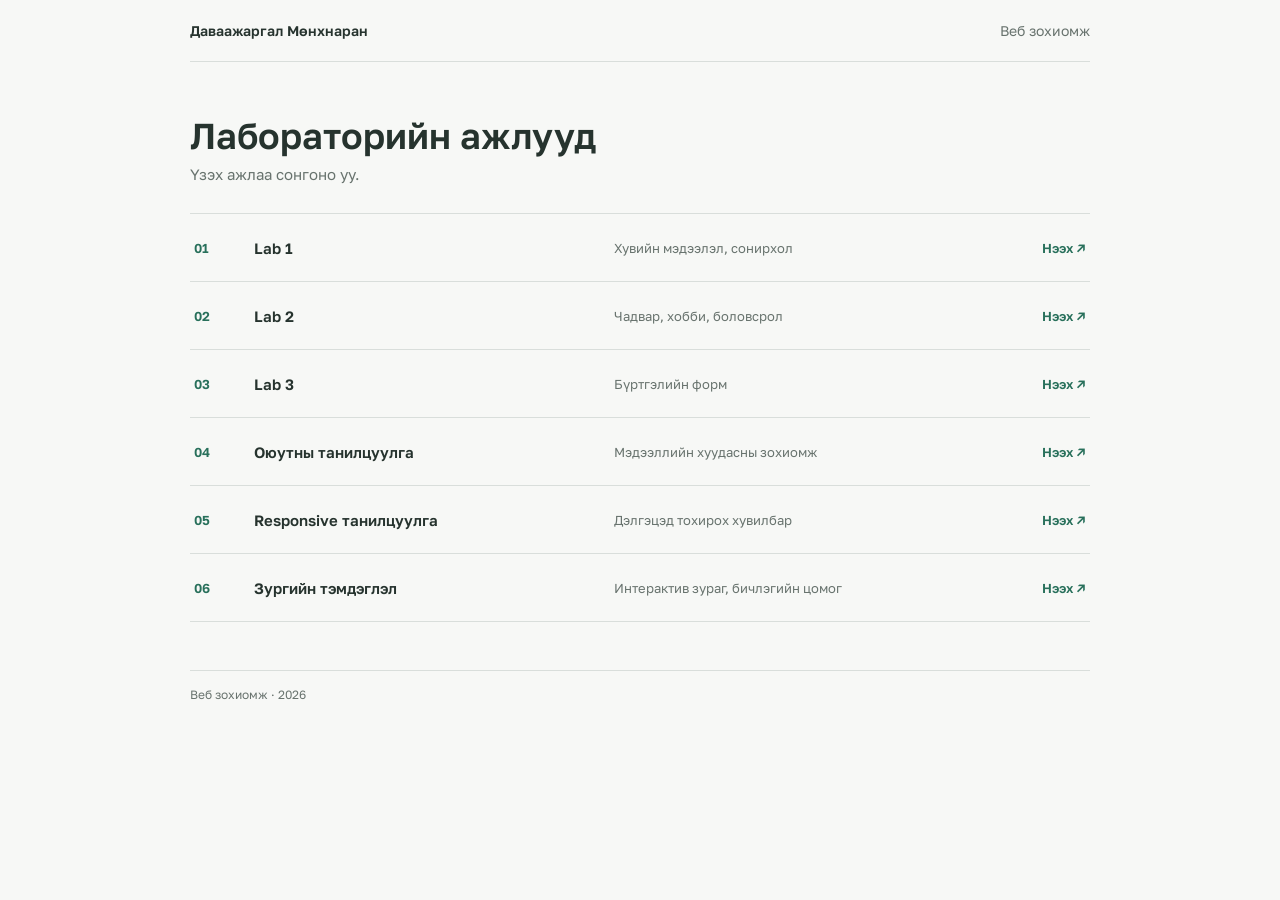
<file: index.html>
<!doctype html>
<html lang="mn">
<head>
  <meta charset="UTF-8">
  <meta name="viewport" content="width=device-width, initial-scale=1.0">
  <meta name="description" content="Даваажаргалын веб зохиомжийн лабораторийн ажлууд">
  <meta name="theme-color" content="#f7f8f6">
  <title>Лабораторийн ажлууд | Даваажаргал</title>
  <link rel="preconnect" href="https://fonts.googleapis.com">
  <link rel="preconnect" href="https://fonts.gstatic.com" crossorigin>
  <link href="https://fonts.googleapis.com/css2?family=Golos+Text:wght@400;500;600;700&display=swap" rel="stylesheet">
  <link rel="stylesheet" href="index.css">
</head>
<body>
  <header class="site-header">
    <a href="/">Даваажаргал Мөнхнаран</a>
    <span>Веб зохиомж</span>
  </header>

  <main>
    <section class="intro" aria-labelledby="page-title">
      <h1 id="page-title">Лабораторийн ажлууд</h1>
      <p class="intro-copy">Үзэх ажлаа сонгоно уу.</p>
    </section>

    <nav class="lab-nav" aria-label="Лабораторийн ажлууд">
      <a class="lab-link" href="/Lab1.html">
        <span class="lab-number">01</span><span class="lab-name">Lab 1</span>
        <span class="lab-description">Хувийн мэдээлэл, сонирхол</span><span class="open-link">Нээх <span aria-hidden="true">↗</span></span>
      </a>
      <a class="lab-link" href="/Lab2.html">
        <span class="lab-number">02</span><span class="lab-name">Lab 2</span>
        <span class="lab-description">Чадвар, хобби, боловсрол</span><span class="open-link">Нээх <span aria-hidden="true">↗</span></span>
      </a>
      <a class="lab-link" href="/Lab3.html">
        <span class="lab-number">03</span><span class="lab-name">Lab 3</span>
        <span class="lab-description">Бүртгэлийн форм</span><span class="open-link">Нээх <span aria-hidden="true">↗</span></span>
      </a>
      <a class="lab-link" href="/Lab4.html">
        <span class="lab-number">04</span><span class="lab-name">Оюутны танилцуулга</span>
        <span class="lab-description">Мэдээллийн хуудасны зохиомж</span><span class="open-link">Нээх <span aria-hidden="true">↗</span></span>
      </a>
      <a class="lab-link" href="/Lab5.html">
        <span class="lab-number">05</span><span class="lab-name">Responsive танилцуулга</span>
        <span class="lab-description">Дэлгэцэд тохирох хувилбар</span><span class="open-link">Нээх <span aria-hidden="true">↗</span></span>
      </a>
      <a class="lab-link" href="/lab6/">
        <span class="lab-number">06</span><span class="lab-name">Зургийн тэмдэглэл</span>
        <span class="lab-description">Интерактив зураг, бичлэгийн цомог</span><span class="open-link">Нээх <span aria-hidden="true">↗</span></span>
      </a>
    </nav>
  </main>

  <footer class="site-footer">Веб зохиомж · 2026</footer>
</body>
</html>
</file>
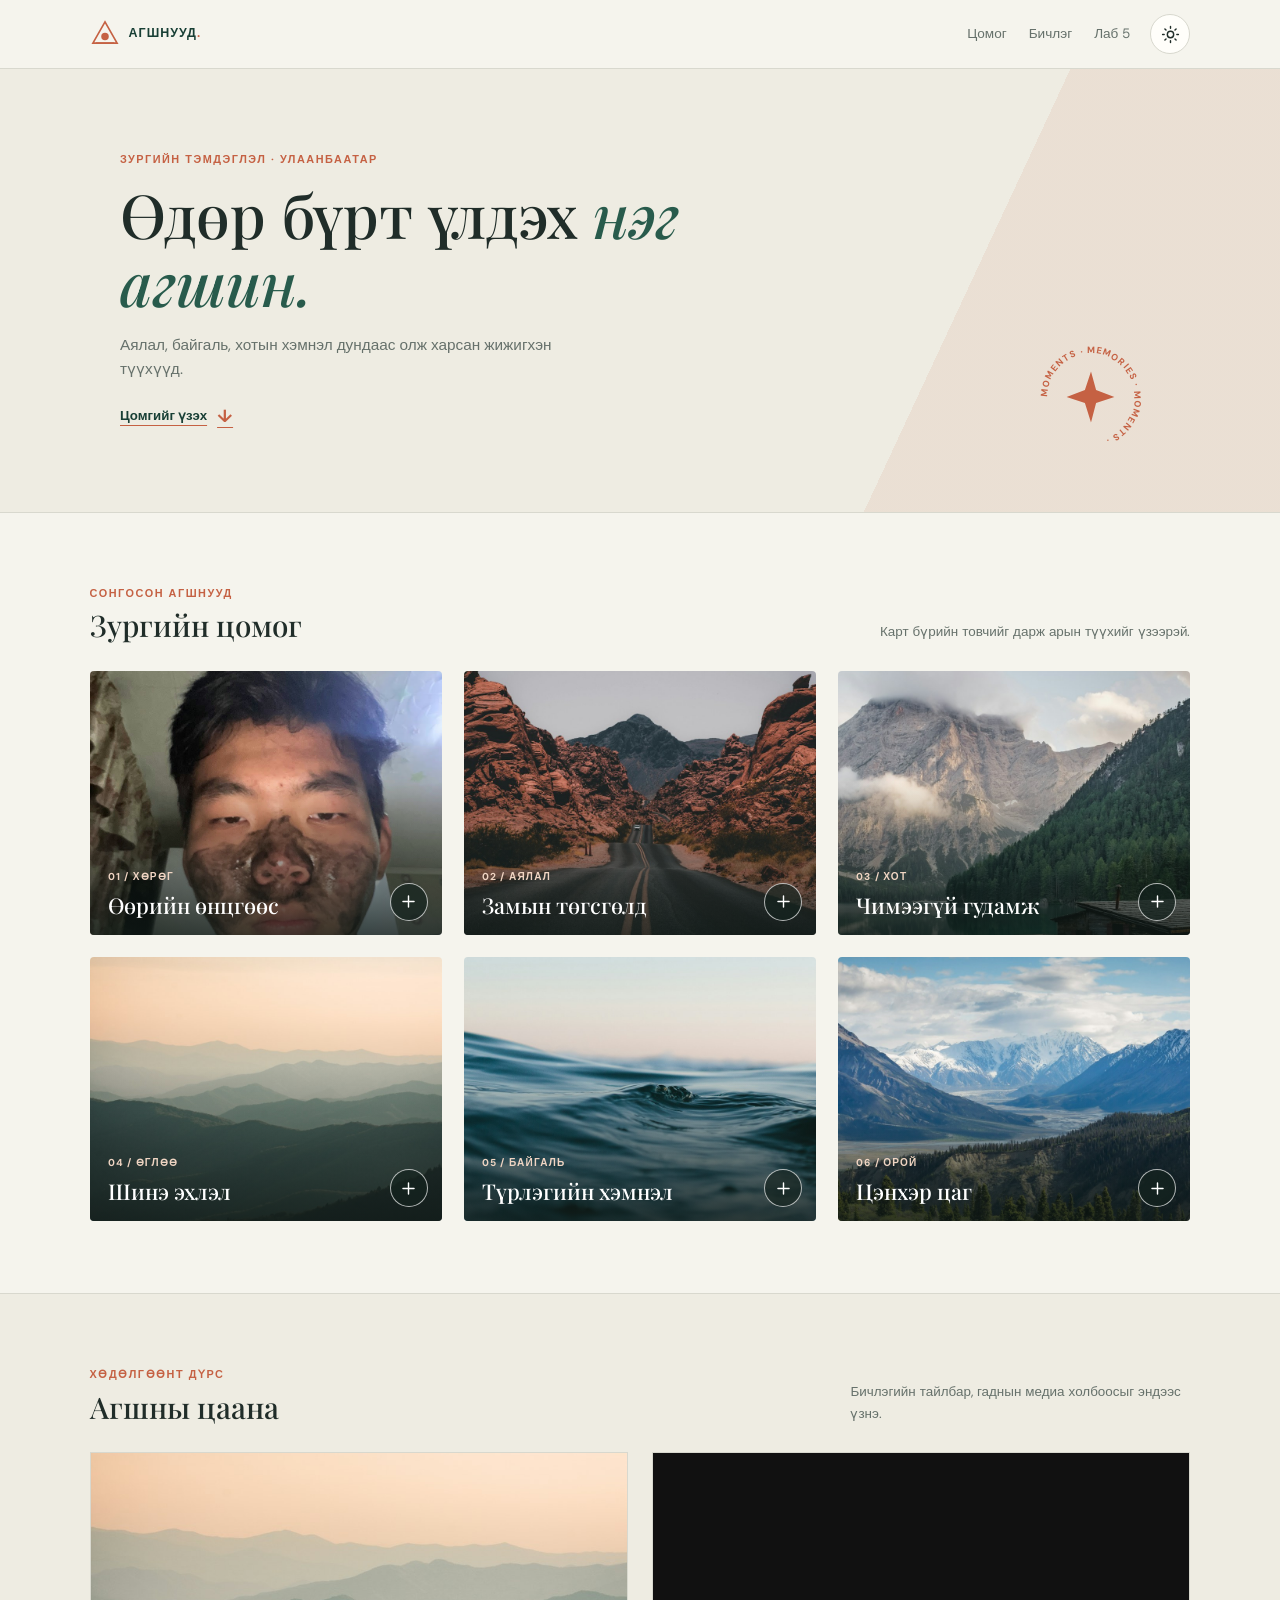
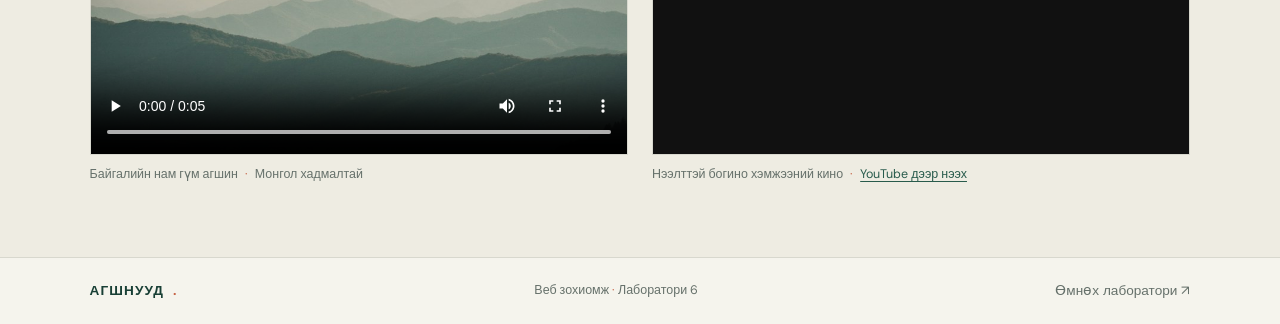
<file: lab6/index.html>
<!doctype html>
<html lang="mn" data-theme="light">
<head>
  <meta charset="UTF-8">
  <meta name="viewport" content="width=device-width, initial-scale=1.0">
  <meta name="description" content="Даваажаргалын аялал, өдөр тутмын агшин болон сонирхлын зургийн цомог.">
  <meta name="theme-color" content="#f5f4ed">
  <title>Агшнууд | Даваажаргалын зургийн цомог</title>
  <link rel="stylesheet" href="style.css">
  <script src="script.js" defer></script>
</head>
<body>
  <div class="page-loader" id="page-loader" role="status" aria-label="Хуудас ачаалж байна">
    <span class="loader-spinner" aria-hidden="true"></span>
    <span class="visually-hidden">Зургийн цомог ачаалж байна</span>
  </div>
  <header class="topbar">
    <a class="brand" href="#top" aria-label="Агшнууд, нүүр хуудас">
      <svg class="brand-mark" viewBox="0 0 36 36" aria-hidden="true" focusable="false">
        <path d="M18 3.5 32.5 29H3.5L18 3.5Z" fill="none" stroke="currentColor" stroke-width="2"/>
        <circle cx="18" cy="21" r="4.5" fill="currentColor"/>
        <path d="M7 29h22" stroke="currentColor" stroke-width="2"/>
      </svg>
      <span>АГШНУУД<span class="brand-dot">.</span></span>
    </a>
    <nav class="main-nav" aria-label="Үндсэн цэс">
      <a href="#gallery">Цомог</a>
      <a href="#film">Бичлэг</a>
      <a href="../Lab5.html">Лаб 5</a>
    </nav>
    <button class="theme-toggle" id="theme-toggle" type="button" aria-label="Бараан горим асаах" aria-pressed="false" title="Өнгөний горим солих">
      <svg class="theme-icon" viewBox="0 0 24 24" aria-hidden="true" focusable="false">
        <circle cx="12" cy="12" r="4" fill="none" stroke="currentColor" stroke-width="1.8"/>
        <path d="M12 2v2m0 16v2M4.93 4.93l1.42 1.42m11.3 11.3 1.42 1.42M2 12h2m16 0h2M4.93 19.07l1.42-1.42m11.3-11.3 1.42-1.42" fill="none" stroke="currentColor" stroke-linecap="round" stroke-width="1.8"/>
      </svg>
    </button>
  </header>

  <main id="top">
    <section class="hero" aria-labelledby="hero-title">
      <p class="eyebrow">ЗУРГИЙН ТЭМДЭГЛЭЛ · УЛААНБААТАР</p>
      <h1 id="hero-title">Өдөр бүрт үлдэх <em>нэг агшин.</em></h1>
      <p class="hero-copy">Аялал, байгаль, хотын хэмнэл дундаас олж харсан жижигхэн түүхүүд.</p>
      <a class="hero-link" href="#gallery">Цомгийг үзэх <span aria-hidden="true">↓</span></a>
      <div class="hero-stamp" aria-hidden="true">
        <svg viewBox="0 0 120 120" focusable="false">
          <defs><path id="stamp-circle" d="M60,60 m-43,0 a43,43 0 1,1 86,0 a43,43 0 1,1 -86,0"/></defs>
          <text><textPath href="#stamp-circle">MOMENTS · MEMORIES · MOMENTS · </textPath></text>
          <path d="m60 35 5 18 18 7-18 6-5 19-6-19-18-6 18-7 6-18Z" fill="currentColor"/>
        </svg>
      </div>
    </section>

    <section class="gallery-section" id="gallery" aria-labelledby="gallery-title">
      <div class="section-heading">
        <div>
          <p class="eyebrow">СОНГОСОН АГШНУУД</p>
          <h2 id="gallery-title">Зургийн цомог</h2>
        </div>
        <p class="section-note">Карт бүрийн товчийг дарж арын түүхийг үзээрэй.</p>
      </div>

      <div class="gallery-grid">
        <article class="flip-card" style="--i: 0">
          <div class="card-inner">
            <div class="card-face card-front">
              <img src="img/photo1.jpg" alt="Өдрийн гэрэлд авхуулсан хөрөг" width="900" height="1200" fetchpriority="high">
              <div class="photo-caption"><span>01 / ХӨРӨГ</span><h3>Өөрийн өнцгөөс</h3></div>
              <button class="flip-toggle" type="button" aria-label="Өөрийн өнцгөөс зургийн түүхийг үзэх" aria-pressed="false" title="Зургийн түүх үзэх">
                <svg viewBox="0 0 24 24" aria-hidden="true" focusable="false"><path d="M12 5v14m-7-7h14" fill="none" stroke="currentColor" stroke-linecap="round" stroke-width="1.8"/></svg>
              </button>
            </div>
            <div class="card-face card-back" aria-hidden="true" inert>
              <span class="card-index">01 / ХӨРӨГ</span><h3>Өөрийн өнцгөөс</h3>
              <p>Энгийн өдөрт ч хадгалж үлдэх зүйл байдаг. Энэ цомгийн эхлэл бол өөрийнхөө өнцгийг ажиглах.</p>
              <p class="photo-meta"><span>Огноо <strong>2026.06.12</strong></span><span>Газар <strong>Улаанбаатар</strong></span></p>
              <button class="flip-toggle flip-back" type="button" aria-label="Өөрийн өнцгөөс зургийг буцааж харах" aria-pressed="false" title="Зураг руу буцах" tabindex="-1">
                <svg viewBox="0 0 24 24" aria-hidden="true" focusable="false"><path d="M19 12H5m7-7-7 7 7 7" fill="none" stroke="currentColor" stroke-linecap="round" stroke-linejoin="round" stroke-width="1.8"/></svg>
              </button>
            </div>
          </div>
        </article>

        <article class="flip-card" style="--i: 1">
          <div class="card-inner">
            <div class="card-face card-front">
              <img src="img/photo2.jpg" alt="Уулын замаар цааш үргэлжлэх аяллын зам" width="900" height="1200" loading="lazy">
              <div class="photo-caption"><span>02 / АЯЛАЛ</span><h3>Замын төгсгөлд</h3></div>
              <button class="flip-toggle" type="button" aria-label="Замын төгсгөлд зургийн түүхийг үзэх" aria-pressed="false" title="Зургийн түүх үзэх">
                <svg viewBox="0 0 24 24" aria-hidden="true" focusable="false"><path d="M12 5v14m-7-7h14" fill="none" stroke="currentColor" stroke-linecap="round" stroke-width="1.8"/></svg>
              </button>
            </div>
            <div class="card-face card-back" aria-hidden="true" inert>
              <span class="card-index">02 / АЯЛАЛ</span><h3>Замын төгсгөлд</h3>
              <p>Удаан алхах тусам бодол цэгцэрч, очих газраас илүү зам өөрөө дурсамж болдог.</p>
              <p class="photo-meta"><span>Огноо <strong>2026.06.18</strong></span><span>Газар <strong>Тэрэлж</strong></span></p>
              <button class="flip-toggle flip-back" type="button" aria-label="Замын төгсгөлд зургийг буцааж харах" aria-pressed="false" title="Зураг руу буцах" tabindex="-1">
                <svg viewBox="0 0 24 24" aria-hidden="true" focusable="false"><path d="M19 12H5m7-7-7 7 7 7" fill="none" stroke="currentColor" stroke-linecap="round" stroke-linejoin="round" stroke-width="1.8"/></svg>
              </button>
            </div>
          </div>
        </article>

        <article class="flip-card" style="--i: 2">
          <div class="card-inner">
            <div class="card-face card-front">
              <img src="img/photo3.jpg" alt="Хотын хуучин барилгын нарийн хийц" width="900" height="1200" loading="lazy">
              <div class="photo-caption"><span>03 / ХОТ</span><h3>Чимээгүй гудамж</h3></div>
              <button class="flip-toggle" type="button" aria-label="Чимээгүй гудамж зургийн түүхийг үзэх" aria-pressed="false" title="Зургийн түүх үзэх">
                <svg viewBox="0 0 24 24" aria-hidden="true" focusable="false"><path d="M12 5v14m-7-7h14" fill="none" stroke="currentColor" stroke-linecap="round" stroke-width="1.8"/></svg>
              </button>
            </div>
            <div class="card-face card-back" aria-hidden="true" inert>
              <span class="card-index">03 / ХОТ</span><h3>Чимээгүй гудамж</h3>
              <p>Танил гудамжинд ч анзаараагүй цонх, хана, гэрлийн тусгал шинээр харагдана.</p>
              <p class="photo-meta"><span>Огноо <strong>2026.07.02</strong></span><span>Газар <strong>Улаанбаатар</strong></span></p>
              <button class="flip-toggle flip-back" type="button" aria-label="Чимээгүй гудамж зургийг буцааж харах" aria-pressed="false" title="Зураг руу буцах" tabindex="-1">
                <svg viewBox="0 0 24 24" aria-hidden="true" focusable="false"><path d="M19 12H5m7-7-7 7 7 7" fill="none" stroke="currentColor" stroke-linecap="round" stroke-linejoin="round" stroke-width="1.8"/></svg>
              </button>
            </div>
          </div>
        </article>

        <article class="flip-card" style="--i: 3">
          <div class="card-inner">
            <div class="card-face card-front">
              <img src="img/photo4.jpg" alt="Нар мандах үеийн уулсын алсын бараа" width="900" height="1200" loading="lazy">
              <div class="photo-caption"><span>04 / ӨГЛӨӨ</span><h3>Шинэ эхлэл</h3></div>
              <button class="flip-toggle" type="button" aria-label="Шинэ эхлэл зургийн түүхийг үзэх" aria-pressed="false" title="Зургийн түүх үзэх">
                <svg viewBox="0 0 24 24" aria-hidden="true" focusable="false"><path d="M12 5v14m-7-7h14" fill="none" stroke="currentColor" stroke-linecap="round" stroke-width="1.8"/></svg>
              </button>
            </div>
            <div class="card-face card-back" aria-hidden="true" inert>
              <span class="card-index">04 / ӨГЛӨӨ</span><h3>Шинэ эхлэл</h3>
              <p>Өглөөний намуухан гэрэл өдөрт яаралгүй эхлэх шалтаг болдог.</p>
              <p class="photo-meta"><span>Огноо <strong>2026.07.14</strong></span><span>Газар <strong>Хөвсгөл</strong></span></p>
              <button class="flip-toggle flip-back" type="button" aria-label="Шинэ эхлэл зургийг буцааж харах" aria-pressed="false" title="Зураг руу буцах" tabindex="-1">
                <svg viewBox="0 0 24 24" aria-hidden="true" focusable="false"><path d="M19 12H5m7-7-7 7 7 7" fill="none" stroke="currentColor" stroke-linecap="round" stroke-linejoin="round" stroke-width="1.8"/></svg>
              </button>
            </div>
          </div>
        </article>

        <article class="flip-card" style="--i: 4">
          <div class="card-inner">
            <div class="card-face card-front">
              <img src="img/photo5.jpg" alt="Далайн эрэгт давалгаа зөөлөн түрэх агшин" width="900" height="1200" loading="lazy">
              <div class="photo-caption"><span>05 / БАЙГАЛЬ</span><h3>Түрлэгийн хэмнэл</h3></div>
              <button class="flip-toggle" type="button" aria-label="Түрлэгийн хэмнэл зургийн түүхийг үзэх" aria-pressed="false" title="Зургийн түүх үзэх">
                <svg viewBox="0 0 24 24" aria-hidden="true" focusable="false"><path d="M12 5v14m-7-7h14" fill="none" stroke="currentColor" stroke-linecap="round" stroke-width="1.8"/></svg>
              </button>
            </div>
            <div class="card-face card-back" aria-hidden="true" inert>
              <span class="card-index">05 / БАЙГАЛЬ</span><h3>Түрлэгийн хэмнэл</h3>
              <p>Давалгаа ирж буцах хэмнэлд бодол хүртэл арай тайван болдог.</p>
              <p class="photo-meta"><span>Огноо <strong>2026.08.03</strong></span><span>Газар <strong>Дорнодын эрэг</strong></span></p>
              <button class="flip-toggle flip-back" type="button" aria-label="Түрлэгийн хэмнэл зургийг буцааж харах" aria-pressed="false" title="Зураг руу буцах" tabindex="-1">
                <svg viewBox="0 0 24 24" aria-hidden="true" focusable="false"><path d="M19 12H5m7-7-7 7 7 7" fill="none" stroke="currentColor" stroke-linecap="round" stroke-linejoin="round" stroke-width="1.8"/></svg>
              </button>
            </div>
          </div>
        </article>

        <article class="flip-card" style="--i: 5">
          <div class="card-inner">
            <div class="card-face card-front">
              <img src="img/photo6.jpg" alt="Оройн цэнхэр туяанд харагдах уулсын оргил" width="900" height="1200" loading="lazy">
              <div class="photo-caption"><span>06 / ОРОЙ</span><h3>Цэнхэр цаг</h3></div>
              <button class="flip-toggle" type="button" aria-label="Цэнхэр цаг зургийн түүхийг үзэх" aria-pressed="false" title="Зургийн түүх үзэх">
                <svg viewBox="0 0 24 24" aria-hidden="true" focusable="false"><path d="M12 5v14m-7-7h14" fill="none" stroke="currentColor" stroke-linecap="round" stroke-width="1.8"/></svg>
              </button>
            </div>
            <div class="card-face card-back" aria-hidden="true" inert>
              <span class="card-index">06 / ОРОЙ</span><h3>Цэнхэр цаг</h3>
              <p>Нар жаргасны дараах богинохон завсар хот, уул хоёрыг зөөлөн өнгөөр холбодог.</p>
              <p class="photo-meta"><span>Огноо <strong>2026.08.21</strong></span><span>Газар <strong>Богд хан уул</strong></span></p>
              <button class="flip-toggle flip-back" type="button" aria-label="Цэнхэр цаг зургийг буцааж харах" aria-pressed="false" title="Зураг руу буцах" tabindex="-1">
                <svg viewBox="0 0 24 24" aria-hidden="true" focusable="false"><path d="M19 12H5m7-7-7 7 7 7" fill="none" stroke="currentColor" stroke-linecap="round" stroke-linejoin="round" stroke-width="1.8"/></svg>
              </button>
            </div>
          </div>
        </article>
      </div>
    </section>

    <section class="film-section" id="film" aria-labelledby="film-title">
      <div class="section-heading">
        <div>
          <p class="eyebrow">ХӨДӨЛГӨӨНТ ДҮРС</p>
          <h2 id="film-title">Агшны цаана</h2>
        </div>
        <p class="section-note">Бичлэгийн тайлбар, гаднын медиа холбоосыг эндээс үзнэ.</p>
      </div>
      <div class="media-grid">
        <figure class="media-panel">
          <video controls preload="metadata" playsinline poster="img/photo4.jpg">
            <source src="video/clip.webm" type="video/webm">
            <source src="video/clip.mp4" type="video/mp4">
            <track kind="captions" src="video/clip.mn.vtt" srclang="mn" label="Монгол тайлбар" default>
            Таны хөтөч video элементийг дэмжихгүй байна. <a href="video/clip.mp4">Бичлэг татах</a>.
          </video>
          <figcaption>Байгалийн нам гүм агшин <span>·</span> Монгол хадмалтай</figcaption>
        </figure>
        <div class="media-panel embed-panel">
          <div class="embed-frame">
            <iframe src="https://www.youtube-nocookie.com/embed/aqz-KE-bpKQ" title="Big Buck Bunny нээлттэй богино хэмжээний кино" loading="lazy" referrerpolicy="strict-origin-when-cross-origin" sandbox="allow-scripts allow-same-origin allow-presentation" allow="encrypted-media; picture-in-picture" allowfullscreen></iframe>
          </div>
          <p class="embed-caption">Нээлттэй богино хэмжээний кино <span>·</span> <a href="https://www.youtube.com/watch?v=aqz-KE-bpKQ" target="_blank" rel="noopener noreferrer">YouTube дээр нээх</a></p>
        </div>
      </div>
    </section>
  </main>

  <footer class="site-footer">
    <a class="brand footer-brand" href="#top">АГШНУУД<span class="brand-dot">.</span></a>
    <p>Веб зохиомж <span>·</span> Лаборатори 6</p>
    <a href="../Lab5.html">Өмнөх лаборатори <span aria-hidden="true">↗</span></a>
  </footer>
</body>
</html>
</file>
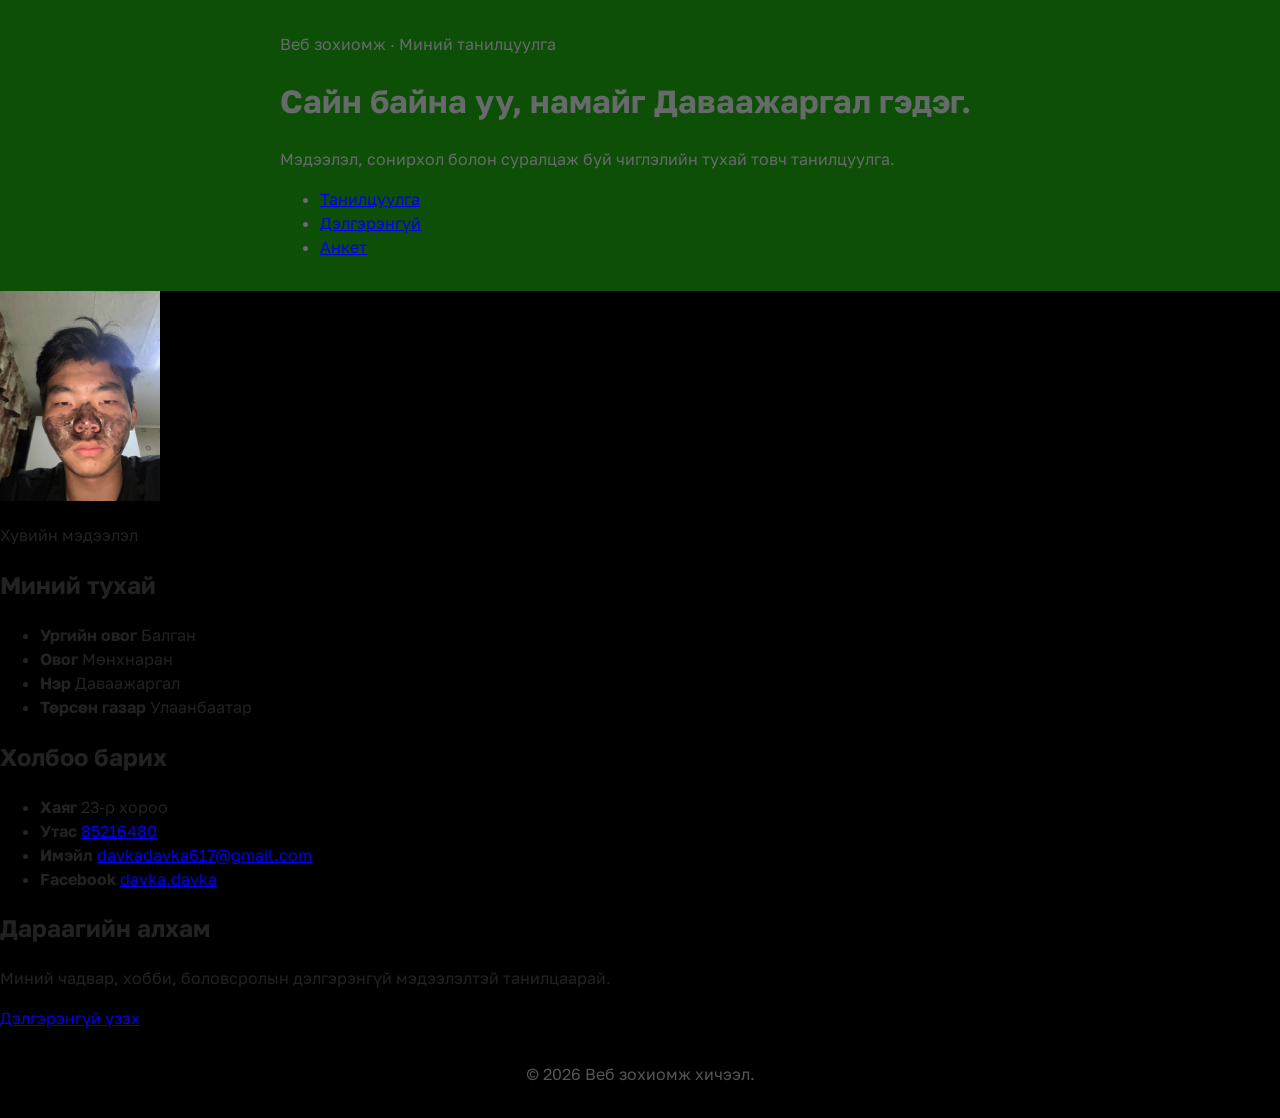
<file: Lab1.html>
<!doctype html>
<html lang="mn">
<head>
  <meta charset="UTF-8">
  <meta name="viewport" content="width=device-width, initial-scale=1.0">
  <meta name="description" content="Даваажаргал Мөнхнараны танилцуулга">
  <title>Даваажаргал Мөнхнаран | Танилцуулга</title>
  <link rel="preconnect" href="https://fonts.googleapis.com">
  <link href="https://fonts.googleapis.com/css2?family=Golos+Text:wght@400;500;700&display=swap" rel="stylesheet">
  <link rel="stylesheet" href="style.css">
</head>
<body>
  <header class="site-header">
    <div class="header-inner">
      <p class="eyebrow">Веб зохиомж · Миний танилцуулга</p>
      <h1>Сайн байна уу, намайг Даваажаргал гэдэг.</h1>
      <p>Мэдээлэл, сонирхол болон суралцаж буй чиглэлийн тухай товч танилцуулга.</p>
      <nav class="site-nav" aria-label="Үндсэн цэс">
        <ul>
          <li><a href="Lab1.html" aria-current="page">Танилцуулга</a></li>
          <li><a href="Lab2.html">Дэлгэрэнгүй</a></li>
          <li><a href="Lab3.html">Анкет</a></li>
        </ul>
      </nav>
    </div>
  </header>

  <main class="site-main">
    <section class="panel panel-wide profile-layout" aria-labelledby="profile-title">
      <img class="profile-photo" src="image.jpg" width="160" height="210" alt="Даваажаргал Мөнхнараны зураг">
      <div>
        <p class="eyebrow">Хувийн мэдээлэл</p>
        <h2 id="profile-title">Миний тухай</h2>
        <ul class="info-list">
          <li><strong>Ургийн овог</strong> Балган</li>
          <li><strong>Овог</strong> Мөнхнаран</li>
          <li><strong>Нэр</strong> Даваажаргал</li>
          <li><strong>Төрсөн газар</strong> Улаанбаатар</li>
        </ul>
      </div>
    </section>

    <div class="content-grid">
      <section class="panel" aria-labelledby="contact-title">
        <h2 id="contact-title">Холбоо барих</h2>
        <ul class="info-list">
          <li><strong>Хаяг</strong> 23-р хороо</li>
          <li><strong>Утас</strong> <a href="tel:+97685216480">85216480</a></li>
          <li><strong>Имэйл</strong> <a href="mailto:davkadavka617@gmail.com">davkadavka617@gmail.com</a></li>
          <li><strong>Facebook</strong> <a href="https://facebook.com/davka.davka">davka.davka</a></li>
        </ul>
      </section>

      <section class="panel" aria-labelledby="next-title">
        <h2 id="next-title">Дараагийн алхам</h2>
        <p>Миний чадвар, хобби, боловсролын дэлгэрэнгүй мэдээлэлтэй танилцаарай.</p>
        <a class="button-link" href="Lab2.html">Дэлгэрэнгүй үзэх</a>
      </section>
    </div>
  </main>

  <footer class="site-footer">
    <p>&copy; 2026 Веб зохиомж хичээл.</p>
  </footer>
</body>
</html>
</file>
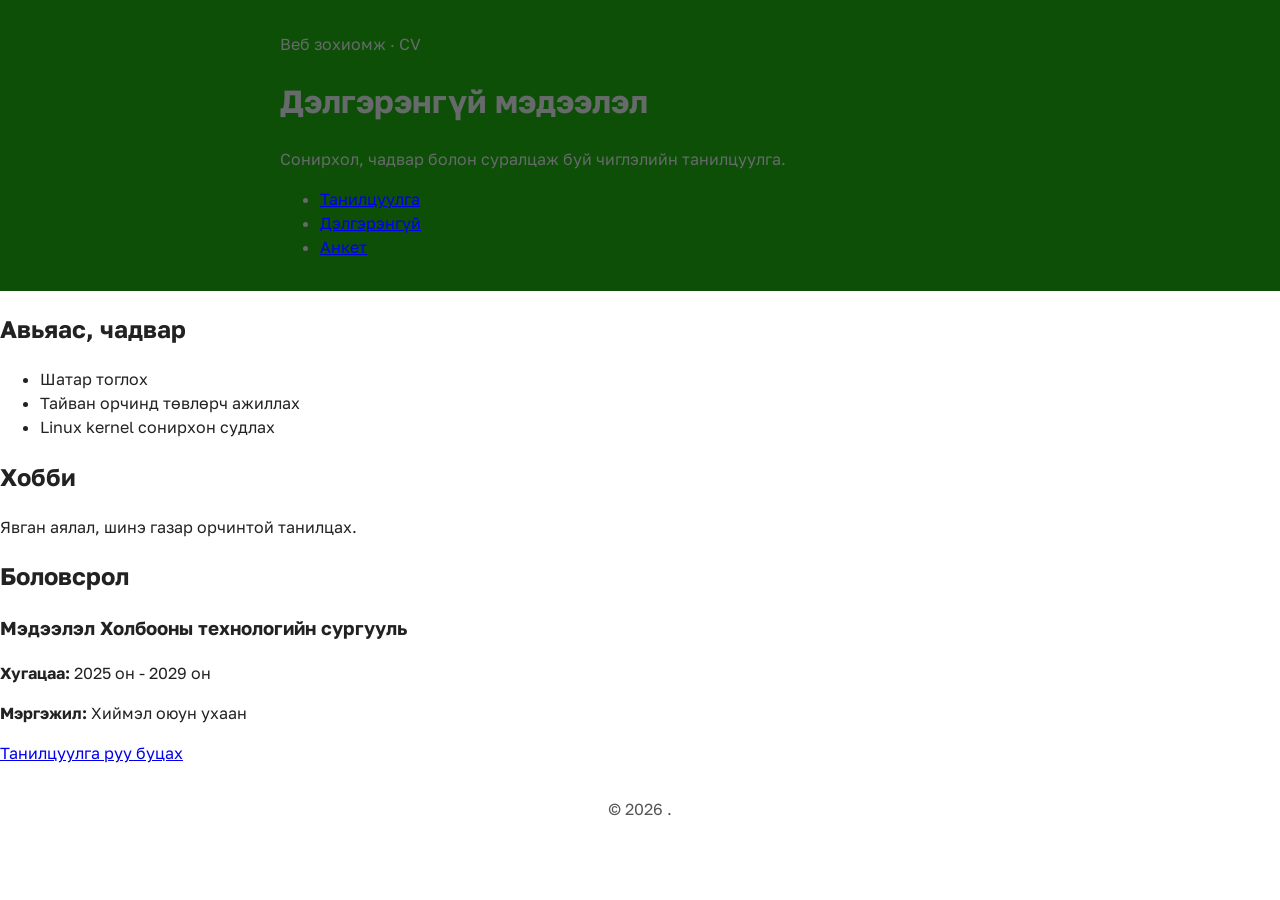
<file: Lab2.html>
<!doctype html>
<html lang="mn">
<head>
  <meta charset="UTF-8">
  <meta name="viewport" content="width=device-width, initial-scale=1.0">
  <meta name="description" content="Даваажаргал Мөнхнараны чадвар, хобби, боловсрол">
  <title>Даваажаргал Мөнхнаран | Дэлгэрэнгүй</title>
  <link rel="preconnect" href="https://fonts.googleapis.com">
  <link href="https://fonts.googleapis.com/css2?family=Golos+Text:wght@400;500;700&display=swap" rel="stylesheet">
  <link rel="stylesheet" href="style.css">
</head>
<body class="page-white">
  <header class="site-header">
    <div class="header-inner">
      <p class="eyebrow">Веб зохиомж · CV</p>
      <h1>Дэлгэрэнгүй мэдээлэл</h1>
      <p>Сонирхол, чадвар болон суралцаж буй чиглэлийн танилцуулга.</p>
      <nav class="site-nav" aria-label="Үндсэн цэс">
        <ul>
          <li><a href="Lab1.html">Танилцуулга</a></li>
          <li><a href="Lab2.html" aria-current="page">Дэлгэрэнгүй</a></li>
          <li><a href="Lab3.html">Анкет</a></li>
        </ul>
      </nav>
    </div>
  </header>

  <main class="site-main">
    <div class="content-grid">
      <section class="panel" aria-labelledby="skills-title">
        <h2 id="skills-title">Авьяас, чадвар</h2>
        <ul class="clean-list">
          <li>Шатар тоглох</li>
          <li>Тайван орчинд төвлөрч ажиллах</li>
          <li>Linux kernel сонирхон судлах</li>
        </ul>
      </section>

      <section class="panel" aria-labelledby="hobby-title">
        <h2 id="hobby-title">Хобби</h2>
        <p>Явган аялал, шинэ газар орчинтой танилцах.</p>
      </section>

      <section class="panel panel-wide" aria-labelledby="education-title">
        <h2 id="education-title">Боловсрол</h2>
        <div class="timeline-item">
          <h3>Мэдээлэл Холбооны технологийн сургууль</h3>
          <p><strong>Хугацаа:</strong> 2025 он - 2029 он</p>
          <p><strong>Мэргэжил:</strong> Хиймэл оюун ухаан</p>
        </div>
      </section>
    </div>

    <a class="button-link" href="Lab1.html">Танилцуулга руу буцах</a>
  </main>

  <footer class="site-footer">
    <p>&copy; 2026 .</p>
  </footer>
</body>
</html>
</file>
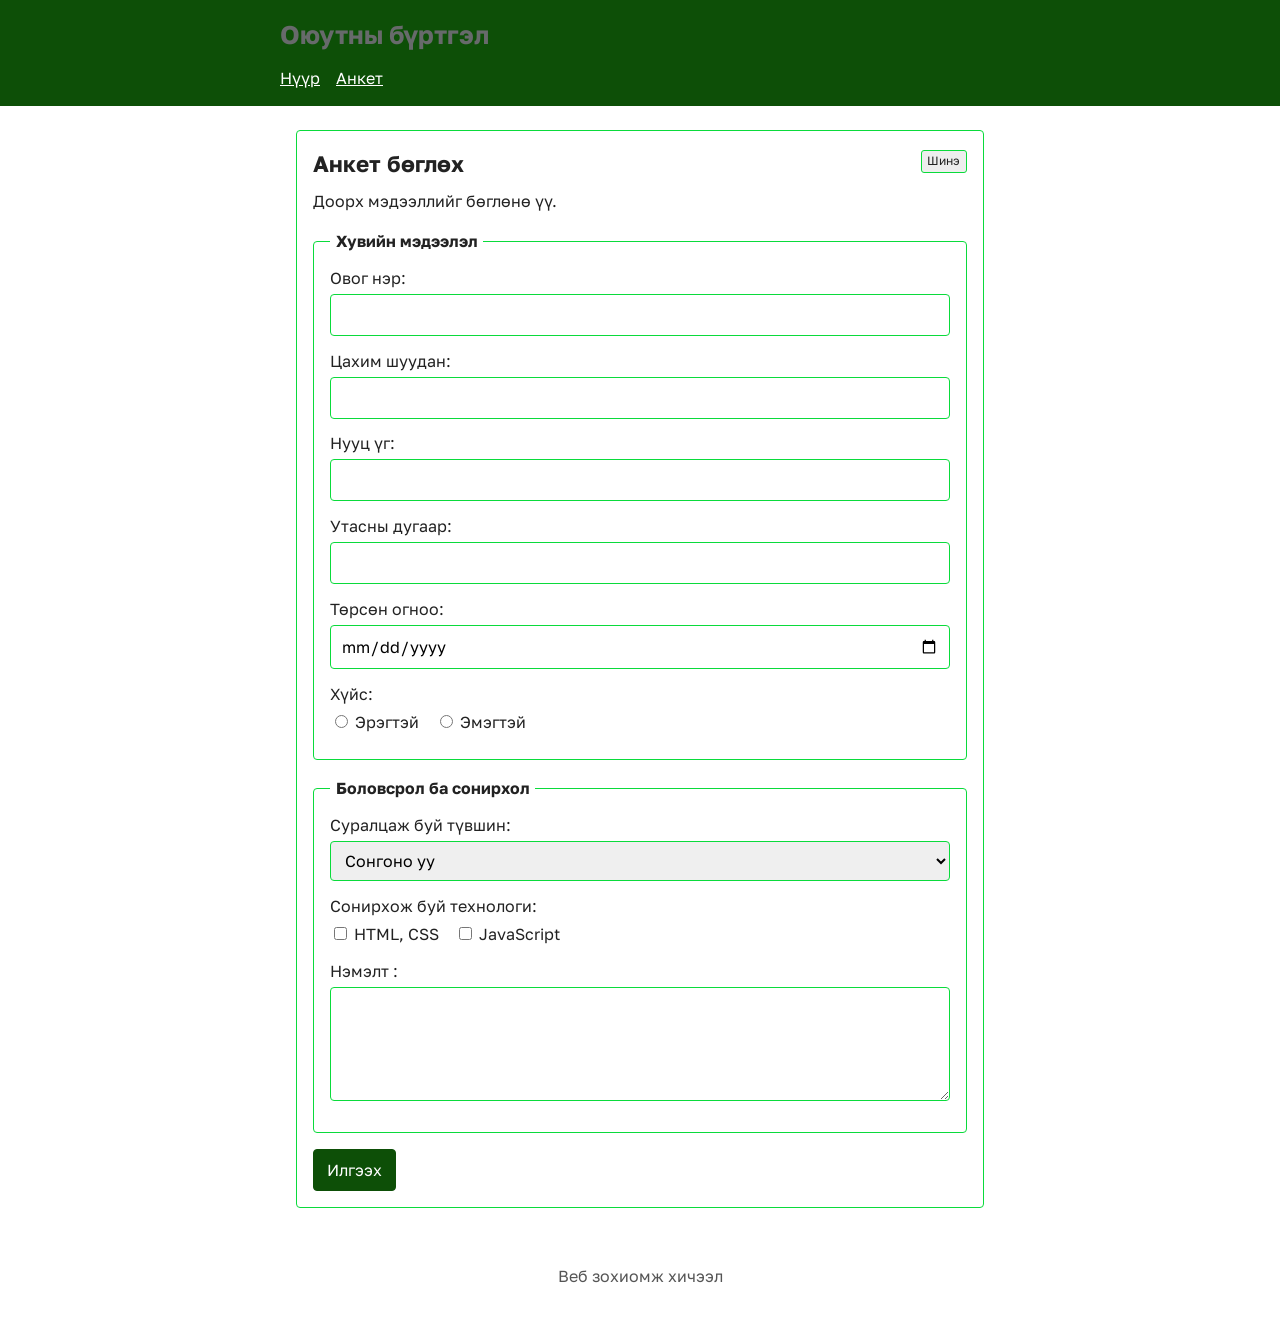
<file: Lab3.html>
<!DOCTYPE html>
<html lang="mn">
<head>
  <meta charset="UTF-8">
  <meta name="viewport" content="width=device-width, initial-scale=1.0">
  <title>Оюутны бүртгэл</title>
  <link rel="preconnect" href="https://fonts.googleapis.com">
  <link href="https://fonts.googleapis.com/css2?family=Golos+Text:wght@400;500;700&display=swap" rel="stylesheet">
  <link rel="stylesheet" href="style.css">
</head>
<body class="page-white">
  <header class="site-header">
    <h1 class="page-title">Оюутны бүртгэл</h1>
    <nav class="main-nav" aria-label="Үндсэн цэс">
      <ul>
        <li><a href="Lab1.html">Нүүр</a></li>
        <li><a href="#anket">Анкет</a></li>
      </ul>
    </nav>
  </header>

  <main class="main-layout">
    <section class="content-panel" id="anket">
      <div class="form-title-row">
        <h2 class="section-title">Анкет бөглөх</h2>
        <span class="form-badge">Шинэ</span>
      </div>
      <p class="intro-text">Доорх мэдээллийг бөглөнө үү.</p>

      <form class="registration-form" action="#" method="post">
        <fieldset>
          <legend>Хувийн мэдээлэл</legend>

          <div class="form-row">
            <label class="form-label" for="fullname">Овог нэр:</label>
            <input class="form-control" type="text" id="fullname" name="fullname" required>
          </div>

          <div class="form-row">
            <label class="form-label" for="email">Цахим шуудан:</label>
            <input class="form-control" type="email" id="email" name="email" required>
          </div>

          <div class="form-row">
            <label class="form-label" for="password">Нууц үг:</label>
            <input class="form-control" type="password" id="password" name="password" required>
          </div>

          <div class="form-row">
            <label class="form-label" for="phone">Утасны дугаар:</label>
            <input class="form-control" type="tel" id="phone" name="phone">
          </div>

          <div class="form-row">
            <label class="form-label" for="birthdate">Төрсөн огноо:</label>
            <input class="form-control" type="date" id="birthdate" name="birthdate">
          </div>

          <div class="form-row">
            <span class="form-label">Хүйс:</span>
            <input class="form-choice" type="radio" id="male" name="gender" value="male">
            <label class="choice-label" for="male">Эрэгтэй</label>
            <input class="form-choice" type="radio" id="female" name="gender" value="female">
            <label class="choice-label" for="female">Эмэгтэй</label>
          </div>
        </fieldset>

        <fieldset>
          <legend>Боловсрол ба сонирхол</legend>

          <div class="form-row">
            <label class="form-label" for="degree">Суралцаж буй түвшин:</label>
            <select class="form-control" id="degree" name="degree">
              <option value="">Сонгоно уу</option>
              <option value="bachelor">Бакалавр</option>
              <option value="master">Магистр</option>
              <option value="doctor">Докторант</option>
            </select>
          </div>

          <div class="form-row">
            <span class="form-label">Сонирхож буй технологи:</span>
            <input class="form-choice" type="checkbox" id="html" name="skills" value="html">
            <label class="choice-label" for="html">HTML, CSS</label>
            <input class="form-choice" type="checkbox" id="javascript" name="skills" value="javascript">
            <label class="choice-label" for="javascript">JavaScript</label>
          </div>

          <div class="form-row">
            <label class="form-label" for="about">Нэмэлт :</label>
            <textarea class="form-control" id="about" name="about" rows="4"></textarea>
          </div>
        </fieldset>

        <button class="form-button" type="submit">Илгээх</button>
      </form>
    </section>
  </main>

  <footer class="site-footer">
    <p>Веб зохиомж хичээл</p>
  </footer>
</body>
</html>
</file>
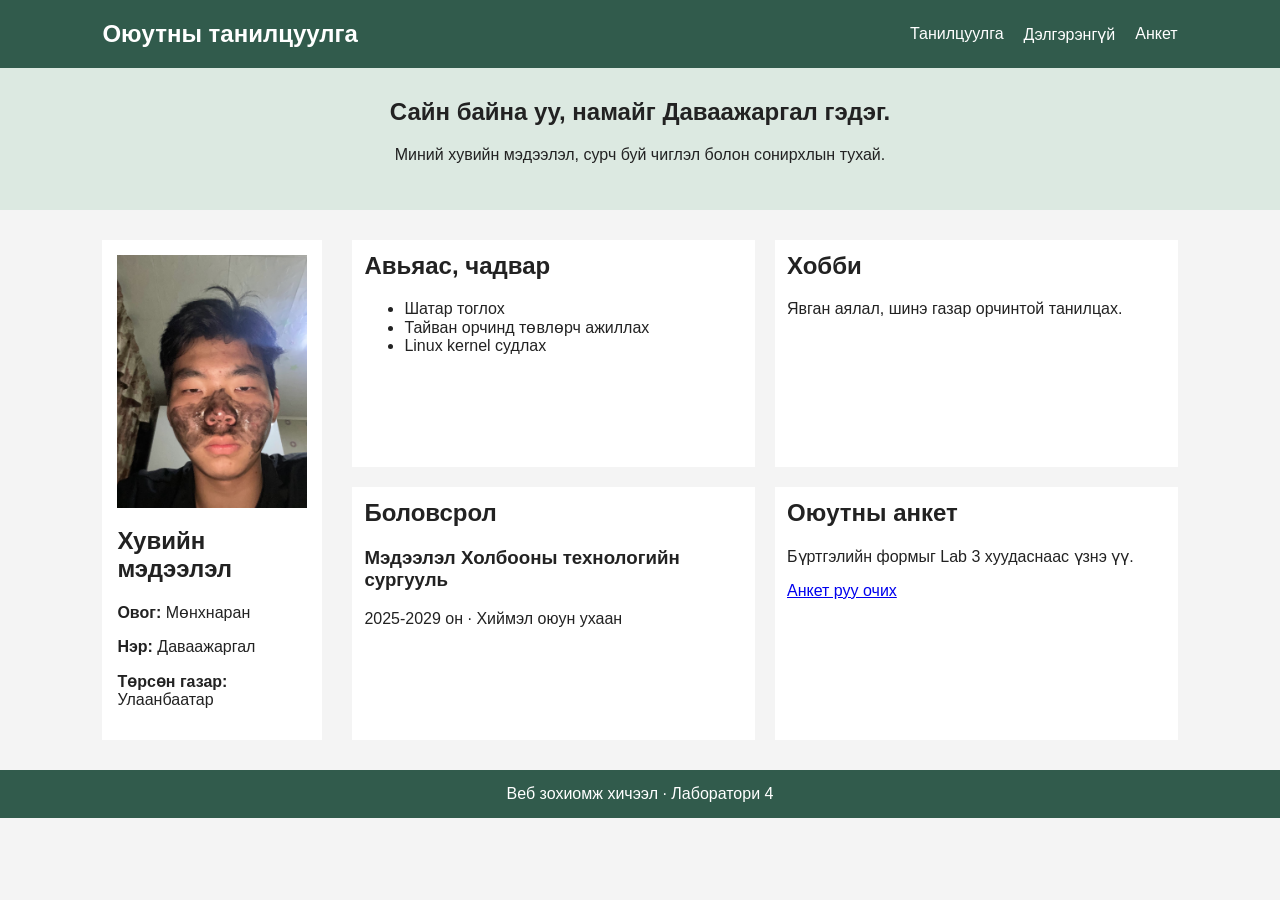
<file: Lab4.html>
<!doctype html>
<html lang="mn">
<head>
  <meta charset="UTF-8">
  <meta name="viewport" content="width=device-width, initial-scale=1.0">
  <title>Оюутны танилцуулга</title>
  <link rel="stylesheet" href="lab4.css">
</head>
<body>
  <header class="site-header">
    <h1>Оюутны танилцуулга</h1>
    <nav aria-label="Лабораторийн хуудсууд">
      <a href="Lab1.html">Танилцуулга</a>
      <a href="Lab2.html">Дэлгэрэнгүй</a>
      <a href="Lab3.html">Анкет</a>
    </nav>
  </header>

  <main>
    <section class="intro">
      <h2>Сайн байна уу, намайг Даваажаргал гэдэг.</h2>
      <p>Миний хувийн мэдээлэл, сурч буй чиглэл болон сонирхлын тухай.</p>
    </section>

    <div class="page-layout">
      <aside class="sidebar">
        <img src="image.jpg" alt="Даваажаргал Мөнхнаран">
        <h2>Хувийн мэдээлэл</h2>
        <p><strong>Овог:</strong> Мөнхнаран</p>
        <p><strong>Нэр:</strong> Даваажаргал</p>
        <p><strong>Төрсөн газар:</strong> Улаанбаатар</p>
      </aside>

      <div class="content-grid">
        <section class="content-section">
          <h2>Авьяас, чадвар</h2>
          <ul>
            <li>Шатар тоглох</li>
            <li>Тайван орчинд төвлөрч ажиллах</li>
            <li>Linux kernel судлах</li>
          </ul>
        </section>

        <section class="content-section">
          <h2>Хобби</h2>
          <p>Явган аялал, шинэ газар орчинтой танилцах.</p>
        </section>

        <section class="content-section">
          <h2>Боловсрол</h2>
          <h3>Мэдээлэл Холбооны технологийн сургууль</h3>
          <p>2025-2029 он · Хиймэл оюун ухаан</p>
        </section>

        <section class="content-section">
          <h2>Оюутны анкет</h2>
          <p>Бүртгэлийн формыг Lab 3 хуудаснаас үзнэ үү.</p>
          <a href="Lab3.html#anket">Анкет руу очих</a>
        </section>
      </div>
    </div>
  </main>

  <footer class="site-footer" id="footer">
    <p>Веб зохиомж хичээл · Лаборатори 4</p>
  </footer>
</body>
</html>
</file>
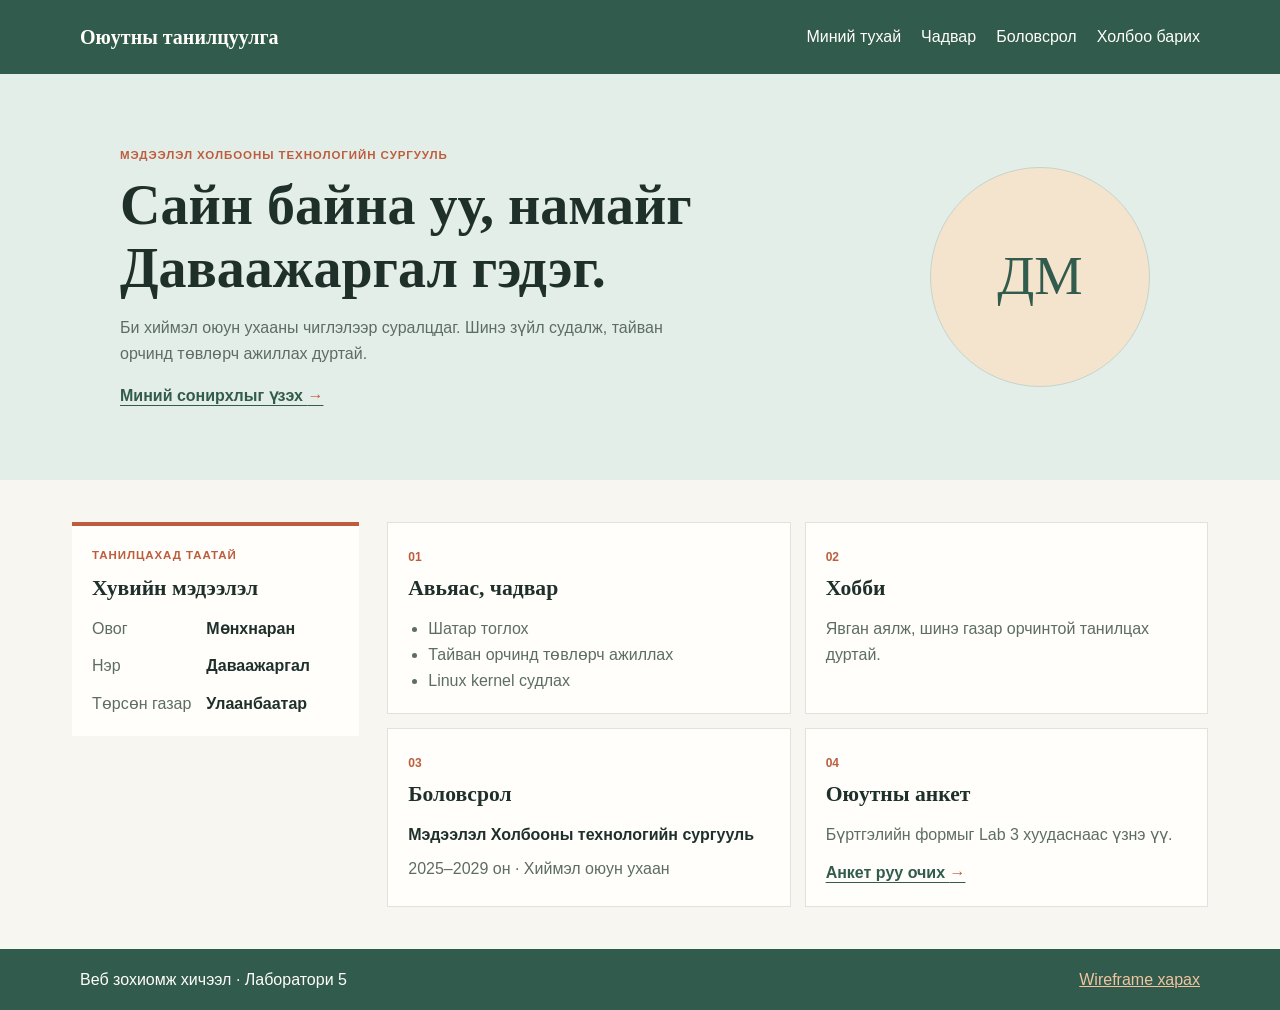
<file: Lab5.html>
<!doctype html>
<html lang="mn">
<head>
  <meta charset="UTF-8">
  <meta name="viewport" content="width=device-width, initial-scale=1.0">
  <meta name="description" content="Оюутны танилцуулга, responsive веб хуудасны лабораторийн ажил.">
  <title>Оюутны танилцуулга | Лаборатори 5</title>
  <link rel="stylesheet" href="lab5.css">
</head>
<body>
  <header class="site-header">
    <a class="site-title" href="#home">Оюутны танилцуулга</a>
    <nav class="site-nav" aria-label="Үндсэн цэс">
      <a href="#about">Миний тухай</a>
      <a href="#skills">Чадвар</a>
      <a href="#education">Боловсрол</a>
      <a href="#contact">Холбоо барих</a>
    </nav>
  </header>

  <main id="home">
    <section class="intro" id="about" aria-labelledby="intro-title">
      <div class="intro-copy">
        <p class="eyebrow">МЭДЭЭЛЭЛ ХОЛБООНЫ ТЕХНОЛОГИЙН СУРГУУЛЬ</p>
        <h1 id="intro-title">Сайн байна уу, намайг Даваажаргал гэдэг.</h1>
        <p class="intro-text">Би хиймэл оюун ухааны чиглэлээр суралцдаг. Шинэ зүйл судалж, тайван орчинд төвлөрч ажиллах дуртай.</p>
        <a class="text-link" href="#skills">Миний сонирхлыг үзэх <span aria-hidden="true">→</span></a>
      </div>
      <div class="portrait" role="img" aria-label="Даваажаргалын нэрийн эхний үсгүүд">ДМ</div>
    </section>

    <div class="page-layout">
      <aside class="profile" aria-labelledby="profile-title">
        <p class="eyebrow">ТАНИЛЦАХАД ТААТАЙ</p>
        <h2 id="profile-title">Хувийн мэдээлэл</h2>
        <dl>
          <div><dt>Овог</dt><dd>Мөнхнаран</dd></div>
          <div><dt>Нэр</dt><dd>Даваажаргал</dd></div>
          <div><dt>Төрсөн газар</dt><dd>Улаанбаатар</dd></div>
        </dl>
      </aside>

      <div class="content-grid">
        <section class="content-section" id="skills">
          <span class="section-number">01</span>
          <h2>Авьяас, чадвар</h2>
          <ul>
            <li>Шатар тоглох</li>
            <li>Тайван орчинд төвлөрч ажиллах</li>
            <li>Linux kernel судлах</li>
          </ul>
        </section>

        <section class="content-section">
          <span class="section-number">02</span>
          <h2>Хобби</h2>
          <p>Явган аялж, шинэ газар орчинтой танилцах дуртай.</p>
        </section>

        <section class="content-section" id="education">
          <span class="section-number">03</span>
          <h2>Боловсрол</h2>
          <h3>Мэдээлэл Холбооны технологийн сургууль</h3>
          <p>2025–2029 он <span aria-hidden="true">·</span> Хиймэл оюун ухаан</p>
        </section>

        <section class="content-section" id="contact">
          <span class="section-number">04</span>
          <h2>Оюутны анкет</h2>
          <p>Бүртгэлийн формыг Lab 3 хуудаснаас үзнэ үү.</p>
          <a class="text-link" href="Lab3.html#anket">Анкет руу очих <span aria-hidden="true">→</span></a>
        </section>
      </div>
    </div>
  </main>

  <footer class="site-footer">
    <p>Веб зохиомж хичээл <span aria-hidden="true">·</span> Лаборатори 5</p>
    <a href="Lab5-wireframe.svg">Wireframe харах</a>
  </footer>
</body>
</html>
</file>
<file: index.css>
:root {
  color-scheme: light;
  --background: #f7f8f6;
  --text: #26332e;
  --muted: #68736e;
  --border: #d9dedb;
  --accent: #28705b;
}

* {
  box-sizing: border-box;
}

body {
  min-width: 320px;
  margin: 0;
  background: var(--background);
  color: var(--text);
  font-family: "Golos Text", sans-serif;
}

.site-header,
main,
.site-footer {
  width: min(100% - 40px, 900px);
  margin: 0 auto;
}

.site-header {
  display: flex;
  justify-content: space-between;
  padding: 22px 0;
  border-bottom: 1px solid var(--border);
  font-size: 14px;
}

.site-header a {
  color: var(--text);
  font-weight: 600;
  text-decoration: none;
}

.site-header span,
.intro-copy,
.lab-description,
.site-footer {
  color: var(--muted);
}

main {
  padding-top: 52px;
  padding-bottom: 48px;
}

.intro {
  margin-bottom: 30px;
}

h1 {
  margin: 0 0 8px;
  font-size: 36px;
  font-weight: 600;
}

.intro-copy {
  margin: 0;
  font-size: 15px;
}

.lab-nav {
  border-top: 1px solid var(--border);
}

.lab-link {
  display: grid;
  grid-template-columns: 44px minmax(170px, 1fr) minmax(180px, 1.2fr) auto;
  gap: 16px;
  align-items: center;
  min-height: 68px;
  padding: 12px 4px;
  border-bottom: 1px solid var(--border);
  color: inherit;
  text-decoration: none;
}

.lab-link:hover .lab-name,
.lab-link:focus-visible .lab-name {
  color: var(--accent);
  text-decoration: underline;
}

.lab-link:focus-visible {
  outline: 2px solid var(--accent);
  outline-offset: 2px;
}

.lab-number,
.open-link {
  color: var(--accent);
  font-size: 13px;
  font-weight: 600;
}

.lab-name {
  font-size: 15px;
  font-weight: 600;
}

.lab-description {
  font-size: 13px;
}

.open-link {
  white-space: nowrap;
}

.site-footer {
  padding: 16px 0;
  border-top: 1px solid var(--border);
  font-size: 12px;
}

@media (max-width: 620px) {
  .site-header,
  main,
  .site-footer {
    width: min(100% - 32px, 900px);
  }

  main {
    padding-top: 36px;
  }

  h1 {
    font-size: 29px;
  }

  .lab-link {
    grid-template-columns: 34px 1fr auto;
    gap: 8px;
  }

  .lab-description {
    grid-column: 2;
    grid-row: 2;
    margin-top: -12px;
  }

  .lab-number,
  .open-link {
    grid-row: 1 / 3;
  }
}
</file>
<file: lab6/style.css>
@import url('https://fonts.googleapis.com/css2?family=DM+Sans:wght@400;500;600;700&family=Playfair+Display:ital,wght@0,500;0,600;0,700;1,500;1,600&display=swap');

:root {
  color-scheme: light;
  --page: #f5f4ed;
  --surface: #fffefa;
  --surface-raised: #eeece2;
  --ink: #202d29;
  --muted: #66716b;
  --line: #d8d8ce;
  --forest: #285b4c;
  --forest-deep: #183f35;
  --accent: #c56143;
  --accent-soft: #f0d5c3;
  --photo-overlay: linear-gradient(180deg, transparent 42%, rgb(15 25 22 / 78%) 100%);
  --hero-tint: rgb(197 97 67 / 9%);
  --photo-text: #fff;
  --photo-control-border: rgb(255 255 255 / 68%);
  --photo-control-bg: rgb(20 35 30 / 68%);
  --media-fallback: #111;
  --focus: #a84328;
  --duration-fast: 160ms;
  --duration-base: 220ms;
  --duration-flip: 620ms;
  --duration-loader: 800ms;
  --duration-entry: 580ms;
  --duration-stagger: 75ms;
  --duration-zoom: 550ms;
  --duration-reduced: 0.01ms;
  --radius-card: 4px;
  --radius-control: 50%;
  --shadow-card: 0 10px 26px rgb(24 43 36 / 14%);
}

html[data-theme="dark"] {
  color-scheme: dark;
  --page: #17231f;
  --surface: #202e29;
  --surface-raised: #2a3933;
  --ink: #f3f0e7;
  --muted: #b2beb6;
  --line: #405149;
  --forest: #a8d0b9;
  --forest-deep: #d7eadd;
  --accent: #f0a17f;
  --accent-soft: #49382f;
  --photo-overlay: linear-gradient(180deg, transparent 40%, rgb(8 14 12 / 84%) 100%);
  --hero-tint: rgb(240 161 127 / 10%);
  --focus: #ffd1a2;
  --shadow-card: 0 10px 26px rgb(0 0 0 / 30%);
}

* {
  box-sizing: border-box;
}

html {
  scroll-behavior: smooth;
  scroll-padding-top: 84px;
}

body {
  margin: 0;
  color: var(--ink);
  background-color: var(--page);
  background-image: radial-gradient(var(--line) 0.65px, transparent 0.65px);
  background-size: 18px 18px;
  font-family: "DM Sans", sans-serif;
  line-height: 1.6;
  transition: background-color var(--duration-base) ease, color var(--duration-base) ease;
}

.page-loader {
  position: fixed;
  z-index: 10;
  inset: 0;
  display: none;
  place-items: center;
  color: var(--forest);
  background: var(--page);
  transition: opacity var(--duration-base) ease, visibility var(--duration-base) ease;
}

.page-loader.is-visible {
  display: grid;
}

.page-loader.is-hidden {
  visibility: hidden;
  opacity: 0;
  pointer-events: none;
}

.loader-spinner {
  width: 42px;
  aspect-ratio: 1;
  border: 3px solid var(--line);
  border-top-color: var(--accent);
  border-radius: var(--radius-control);
  animation: loader-spin var(--duration-loader) linear infinite;
}

.visually-hidden {
  position: absolute;
  width: 1px;
  height: 1px;
  overflow: hidden;
  clip: rect(0, 0, 0, 0);
  white-space: nowrap;
  clip-path: inset(50%);
}

button,
a {
  color: inherit;
  font: inherit;
}

a:focus-visible,
button:focus-visible,
iframe:focus-visible,
video:focus-visible {
  outline: 3px solid var(--focus);
  outline-offset: 4px;
}

.topbar {
  position: relative;
  z-index: 5;
  display: grid;
  grid-template-columns: 1fr auto;
  align-items: center;
  gap: 12px 20px;
  padding: 14px 6%;
  border-bottom: 1px solid var(--line);
  background: var(--page);
}

.brand {
  display: inline-flex;
  align-items: center;
  gap: 9px;
  width: fit-content;
  color: var(--forest-deep);
  font-size: 0.78rem;
  font-weight: 700;
  letter-spacing: 0.08em;
  text-decoration: none;
}

.brand-mark {
  width: 30px;
  height: 30px;
  color: var(--accent);
}

.brand-dot {
  color: var(--accent);
}

.main-nav {
  display: flex;
  grid-column: 1 / -1;
  grid-row: 2;
  flex-wrap: wrap;
  gap: 8px 20px;
}

.main-nav a,
.site-footer a {
  color: var(--muted);
  font-size: 0.85rem;
  text-decoration: none;
  text-underline-offset: 4px;
}

.main-nav a:hover,
.site-footer a:hover {
  color: var(--accent);
  text-decoration: underline;
}

.theme-toggle {
  display: grid;
  width: 40px;
  height: 40px;
  place-items: center;
  border: 1px solid var(--line);
  border-radius: var(--radius-control);
  color: var(--ink);
  background: var(--surface);
  cursor: pointer;
  transition: transform var(--duration-fast) ease, background-color var(--duration-base) ease;
}

.theme-toggle:hover {
  transform: rotate(-12deg);
}

.theme-icon {
  width: 19px;
  height: 19px;
}

html[data-theme="dark"] .theme-icon {
  transform: rotate(180deg);
}

.hero {
  position: relative;
  overflow: hidden;
  min-height: 330px;
  padding: 62px 8% 58px;
  border-bottom: 1px solid var(--line);
  background-color: var(--surface-raised);
  background-image: linear-gradient(115deg, transparent 0 72%, var(--hero-tint) 72% 100%);
}

.eyebrow {
  margin: 0 0 12px;
  color: var(--accent);
  font-size: 0.68rem;
  font-weight: 700;
  letter-spacing: 0.14em;
}

.hero h1,
.section-heading h2 {
  margin: 0;
  font-family: "Playfair Display", Georgia, serif;
  font-weight: 500;
}

.hero h1 {
  max-width: 760px;
  font-size: 2.55rem;
  line-height: 1.12;
}

.hero h1 em {
  color: var(--forest);
  font-weight: 500;
}

.hero-copy {
  max-width: 440px;
  margin: 16px 0 20px;
  color: var(--muted);
  font-size: 0.96rem;
}

.hero-link {
  display: inline-flex;
  align-items: center;
  gap: 10px;
  color: var(--forest-deep);
  font-size: 0.83rem;
  font-weight: 700;
  text-decoration-color: var(--accent);
  text-underline-offset: 5px;
}

.hero-link span {
  color: var(--accent);
  font-size: 1.1rem;
}

.hero-stamp {
  display: none;
}

.gallery-section,
.film-section {
  padding: 54px 6%;
}

.section-heading {
  display: flex;
  flex-direction: column;
  gap: 10px;
  margin-bottom: 24px;
}

.section-heading .eyebrow {
  margin-bottom: 5px;
}

.section-heading h2 {
  font-size: 1.85rem;
  line-height: 1.2;
}

.section-note {
  max-width: 340px;
  margin: 0;
  color: var(--muted);
  font-size: 0.84rem;
}

.gallery-grid {
  display: grid;
  grid-template-columns: minmax(0, 1fr);
  gap: 18px;
}

.flip-card {
  min-width: 0;
  aspect-ratio: 4 / 3;
  perspective: 1100px;
  animation: card-arrive var(--duration-entry) both;
  animation-delay: calc(var(--i, 0) * var(--duration-stagger));
  transition: box-shadow var(--duration-base) ease;
}

.flip-card:hover,
.flip-card:focus-within {
  z-index: 1;
  box-shadow: var(--shadow-card);
}

.card-inner {
  position: relative;
  width: 100%;
  height: 100%;
  transform-style: preserve-3d;
  transition: transform var(--duration-flip) cubic-bezier(0.2, 0.7, 0.2, 1);
}

.flip-card.is-flipped .card-inner {
  transform: rotateY(180deg);
}

.card-face {
  position: absolute;
  inset: 0;
  overflow: hidden;
  backface-visibility: hidden;
  -webkit-backface-visibility: hidden;
  border-radius: var(--radius-card);
}

.card-front {
  background: var(--surface-raised);
}

.card-front::after {
  position: absolute;
  inset: 0;
  background: var(--photo-overlay);
  content: "";
  pointer-events: none;
}

.card-front img {
  display: block;
  width: 100%;
  height: 100%;
  object-fit: cover;
  transition: transform var(--duration-zoom) ease;
}

.photo-caption {
  position: absolute;
  z-index: 1;
  right: 60px;
  bottom: 17px;
  left: 18px;
  color: var(--photo-text);
  pointer-events: none;
}

.photo-caption span,
.card-index {
  color: var(--accent-soft);
  font-size: 0.63rem;
  font-weight: 700;
  letter-spacing: 0.12em;
}

.photo-caption h3 {
  margin: 4px 0 0;
  font-family: "Playfair Display", Georgia, serif;
  font-size: 1.36rem;
  font-weight: 500;
  line-height: 1.2;
}

.photo-meta {
  display: flex;
  flex-wrap: wrap;
  gap: 8px 18px;
  margin: 18px 0 0;
  color: var(--muted);
  font-size: 0.76rem;
}

.photo-meta span {
  display: grid;
  gap: 2px;
}

.photo-meta strong {
  color: var(--ink);
  font-size: 0.84rem;
  font-weight: 600;
}

.flip-toggle {
  position: absolute;
  z-index: 2;
  right: 14px;
  bottom: 14px;
  display: grid;
  width: 38px;
  height: 38px;
  place-items: center;
  border: 1px solid var(--photo-control-border);
  border-radius: var(--radius-control);
  color: var(--photo-text);
  background: var(--photo-control-bg);
  cursor: pointer;
  transition: transform var(--duration-fast) ease, background-color var(--duration-fast) ease;
}

.flip-toggle:hover {
  transform: rotate(45deg);
  background: var(--accent);
}

.flip-toggle svg {
  width: 19px;
  height: 19px;
}

.card-back {
  display: flex;
  flex-direction: column;
  align-items: flex-start;
  justify-content: center;
  padding: 22px;
  border: 1px solid var(--line);
  color: var(--ink);
  background-color: var(--surface);
  background-image: radial-gradient(var(--line) 0.6px, transparent 0.6px);
  background-size: 13px 13px;
  transform: rotateY(180deg);
}

.card-back .card-index {
  color: var(--accent);
}

.card-back h3 {
  margin: 8px 40px 10px 0;
  font-family: "Playfair Display", Georgia, serif;
  font-size: 1.5rem;
  font-weight: 500;
  line-height: 1.2;
}

.card-back p {
  max-width: 330px;
  margin: 0;
  color: var(--muted);
  font-size: 0.87rem;
}

.flip-back {
  border-color: var(--line);
  color: var(--ink);
  background: var(--surface-raised);
}

.film-section {
  border-top: 1px solid var(--line);
  background: var(--surface-raised);
}

.media-grid {
  display: grid;
  gap: 18px;
}

.media-panel {
  min-width: 0;
  margin: 0;
}

.media-panel video,
.embed-frame {
  display: block;
  width: 100%;
  aspect-ratio: 16 / 9;
  border: 1px solid var(--line);
  background: var(--media-fallback);
}

.media-panel video {
  object-fit: cover;
}

.embed-frame iframe {
  display: block;
  width: 100%;
  height: 100%;
  border: 0;
}

.media-panel figcaption,
.embed-caption {
  margin: 10px 0 0;
  color: var(--muted);
  font-size: 0.78rem;
}

.media-panel figcaption span,
.embed-caption span {
  padding: 0 4px;
  color: var(--accent);
}

.embed-caption a {
  color: var(--forest);
  text-underline-offset: 3px;
}

.site-footer {
  display: flex;
  flex-direction: column;
  align-items: flex-start;
  gap: 10px;
  padding: 24px 6%;
  border-top: 1px solid var(--line);
  background: var(--page);
}

.site-footer p {
  margin: 0;
  color: var(--muted);
  font-size: 0.78rem;
}

.site-footer p span {
  color: var(--accent);
}

.footer-brand {
  color: var(--forest-deep) !important;
}

@keyframes card-arrive {
  from {
    opacity: 0;
    transform: translateY(18px);
  }

  to {
    opacity: 1;
    transform: translateY(0);
  }
}

@media (min-width: 560px) {
  .topbar {
    grid-template-columns: auto 1fr auto;
    padding: 14px 7%;
  }

  .main-nav {
    grid-column: auto;
    grid-row: auto;
    justify-content: flex-end;
    gap: 22px;
  }

  .hero {
    min-height: 360px;
    padding: 72px 9%;
  }

  .hero h1 {
    max-width: 600px;
    font-size: 3.25rem;
  }

  .hero-stamp {
    position: absolute;
    right: 9%;
    bottom: 42px;
    display: block;
    width: 106px;
    color: var(--accent);
    animation: stamp-turn 28s linear infinite;
  }

  .hero-stamp svg {
    display: block;
    width: 100%;
    overflow: visible;
  }

  .hero-stamp text {
    fill: currentColor;
    font-family: "DM Sans", sans-serif;
    font-size: 9px;
    font-weight: 700;
    letter-spacing: 1.1px;
  }

  .gallery-section,
  .film-section {
    padding: 64px 7%;
  }

  .section-heading {
    flex-direction: row;
    align-items: end;
    justify-content: space-between;
    gap: 24px;
    margin-bottom: 28px;
  }

  .gallery-grid {
    grid-template-columns: repeat(2, minmax(0, 1fr));
    gap: 20px;
  }

  .card-back {
    padding: 24px;
  }

  .site-footer {
    flex-direction: row;
    align-items: center;
    justify-content: space-between;
    padding: 22px 7%;
  }
}

@media (min-width: 900px) {
  .topbar {
    padding-right: max(7%, calc((100% - 1160px) / 2));
    padding-left: max(7%, calc((100% - 1160px) / 2));
  }

  .hero {
    min-height: 390px;
    padding: 82px max(9%, calc((100% - 1040px) / 2));
  }

  .hero h1 {
    font-size: 3.8rem;
  }

  .hero-stamp {
    right: max(10%, calc((100% - 1080px) / 2));
    bottom: 54px;
    width: 122px;
  }

  .gallery-section,
  .film-section {
    padding: 72px max(7%, calc((100% - 1160px) / 2));
  }

  .gallery-grid {
    grid-template-columns: repeat(3, minmax(0, 1fr));
    gap: 22px;
  }

  .card-back {
    padding: 26px;
  }

  .media-grid {
    grid-template-columns: repeat(2, minmax(0, 1fr));
    gap: 24px;
  }

  .site-footer {
    padding-right: max(7%, calc((100% - 1160px) / 2));
    padding-left: max(7%, calc((100% - 1160px) / 2));
  }
}

.flip-card:focus-within .card-inner {
  transform: translateY(-4px);
}

.flip-card.is-flipped:focus-within .card-inner {
  transform: translateY(-4px) rotateY(180deg);
}

.flip-card:focus-within .card-front img {
  transform: scale(1.045);
}

@media (hover: hover) {
  .flip-card:hover .card-inner {
    transform: translateY(-4px);
  }

  .flip-card.is-flipped:hover .card-inner {
    transform: translateY(-4px) rotateY(180deg);
  }

  .flip-card:hover .card-front img {
    transform: scale(1.045);
  }
}

@keyframes loader-spin {
  to {
    transform: rotate(360deg);
  }
}

@keyframes stamp-turn {
  to {
    transform: rotate(360deg);
  }
}

@media (prefers-reduced-motion: reduce) {
  html {
    scroll-behavior: auto;
  }

  *,
  *::before,
  *::after {
    animation-duration: var(--duration-reduced) !important;
    animation-iteration-count: 1 !important;
    scroll-behavior: auto !important;
    transition-duration: var(--duration-reduced) !important;
  }

  .page-loader {
    transition: none;
  }
}
</file>
<file: style.css>
:root {
  --text: #222;
  --line: #0adb3b;
  --blue: #0d4f07;
  --background: #000000;
}

* {
  box-sizing: border-box;
}

body {
  margin: 0;
  color: var(--text);
  background: var(--background);
  font-family: "Golos Text", Arial, sans-serif;
  line-height: 1.5;
}

body.page-white {
  --background: #fff;
}

.site-header {
  padding: 1rem max(1rem, calc((100% - 720px) / 2));
  color: #676a6b;
  background: var(--blue);
}

.page-title {
  margin: 0 0 .75rem;
  font-size: 1.6rem;
}

.main-nav ul {
  display: flex;
  gap: 1rem;
  margin: 0;
  padding: 0;
  list-style: none;
}

.main-nav a {
  color: #fff;
}

.main-layout {
  max-width: 720px;
  margin: 1.5rem auto;
  padding: 0 1rem;
}

.content-panel {
  padding: 1rem;
  background: #fff;
  border: 1px solid var(--line);
  border-radius: 4px;
}

.form-title-row {
  position: relative;
  padding-right: 5rem;
}

.section-title {
  margin: 0 0 .5rem;
  font-size: 1.4rem;
}

.form-badge {
  position: absolute;
  top: .15rem;
  right: 0;
  padding: .1rem .35rem;
  background: #eee;
  border: 1px solid var(--line);
  border-radius: 3px;
  font-size: .75rem;
}

.intro-text {
  margin: 0 0 1rem;
}

.registration-form fieldset {
  margin: 0 0 1rem;
  padding: .8rem 1rem;
  border: 1px solid var(--line);
  border-radius: 4px;
}

.registration-form legend {
  padding: 0 .35rem;
  font-weight: 700;
}

.form-row {
  margin-bottom: .8rem;
}

.form-label {
  display: block;
  margin-bottom: .25rem;
}

.form-control {
  width: 100%;
  padding: .5rem .6rem;
  border: 1px solid var(--line);
  border-radius: 4px;
  font: inherit;
}

.form-choice {
  accent-color: var(--blue);
}

.choice-label {
  margin-right: .75rem;
}

.form-button {
  margin-right: .35rem;
  padding: .5rem .8rem;
  color: #fff;
  background: var(--blue);
  border: 1px solid var(--blue);
  border-radius: 4px;
  font: inherit;
}

.site-footer {
  padding: 1rem;
  color: #555;
  text-align: center;
}

@media (max-width: 520px) {
  .site-header {
    padding: 1rem;
  }

  .content-panel {
    padding: .75rem;
  }
}
</file>
<file: lab4.css>
* {
  box-sizing: border-box;
}

body {
  margin: 0;
  color: #222;
  background: #f4f4f4;
  font-family: Arial, sans-serif;
}

.site-header {
  display: flex;
  align-items: center;
  justify-content: space-between;
  padding: 20px 8%;
  color: white;
  background: #315b4c;
}

.site-header h1 {
  margin: 0;
  font-size: 24px;
}

.site-header nav {
  display: flex;
  flex-wrap: wrap;
  justify-content: center;
  gap: 20px;
}

.site-header a {
  color: white;
  text-decoration: none;
}

.intro {
  padding: 30px 8%;
  text-align: center;
  background: #dce9e1;
}

.intro h2 {
  margin-top: 0;
}

.page-layout {
  display: grid;
  grid-template-columns: 220px 1fr;
  gap: 30px;
  padding: 30px 8%;
}

.sidebar {
  padding: 15px;
  background: white;
}

.sidebar img {
  width: 100%;
  height: auto;
}

.sidebar h2 {
  margin-top: 15px;
}

.sidebar p {
  overflow-wrap: anywhere;
}

.content-grid {
  display: grid;
  grid-template-columns: repeat(2, minmax(0, 1fr));
  gap: 20px;
}

.content-section {
  padding: 12px;
  background: white;
}

.content-section h2 {
  margin-top: 0;
}

.site-footer {
  padding: 15px;
  color: white;
  text-align: center;
  background: #315b4c;
}

.site-footer p {
  margin: 0;
}

@media (max-width: 800px) {
  .page-layout {
    grid-template-columns: 1fr;
  }

  .content-grid {
    grid-template-columns: repeat(2, 1fr);
  }

  .sidebar img {
    width: 160px;
  }
}

@media (max-width: 500px) {
  .site-header {
    flex-direction: column;
    gap: 15px;
  }

  .content-grid {
    grid-template-columns: 1fr;
  }
}
</file>
<file: lab5.css>
:root {
  color-scheme: light;
  --ink: #1f302b;
  --muted: #5e6c66;
  --green: #315b4c;
  --green-light: #e4eee8;
  --paper: #f7f6f0;
  --white: #fffefa;
  --accent: #bd5d3e;
}

* {
  box-sizing: border-box;
}

html {
  scroll-behavior: smooth;
}

body {
  min-width: 320px;
  margin: 0;
  color: var(--ink);
  background: var(--paper);
  font-family: Arial, sans-serif;
  line-height: 1.6;
}

a {
  color: inherit;
}

a:focus-visible {
  outline: 3px solid #e9a477;
  outline-offset: 3px;
}

.site-header {
  display: flex;
  flex-direction: column;
  gap: 12px;
  padding: 18px 6%;
  color: var(--white);
  background: var(--green);
}

.site-title {
  width: fit-content;
  font-family: Georgia, serif;
  font-size: 1.25rem;
  font-weight: 700;
  text-decoration: none;
}

.site-nav {
  display: flex;
  flex-direction: column;
  gap: 4px;
}

.site-nav a {
  padding: 6px 0;
  color: var(--white);
  text-decoration: none;
}

.site-nav a:hover,
.site-nav a:focus-visible {
  color: #f0c49f;
}

.intro {
  display: grid;
  gap: 24px;
  align-items: center;
  padding: 48px 7%;
  background: var(--green-light);
}

.intro-copy {
  max-width: 680px;
}

.eyebrow {
  margin: 0 0 10px;
  color: var(--accent);
  font-size: 0.72rem;
  font-weight: 700;
  letter-spacing: 0.08em;
}

h1,
h2,
h3,
p {
  overflow-wrap: anywhere;
}

.intro h1 {
  max-width: 650px;
  margin: 0;
  font-family: Georgia, serif;
  font-size: 2rem;
  line-height: 1.12;
}

.intro-text {
  max-width: 550px;
  margin: 16px 0;
  color: var(--muted);
}

.text-link {
  display: inline-block;
  color: var(--green);
  font-weight: 700;
  text-decoration-thickness: 1px;
  text-underline-offset: 4px;
}

.text-link span {
  color: var(--accent);
}

.portrait {
  display: grid;
  width: min(100%, 220px);
  aspect-ratio: 1;
  place-items: center;
  justify-self: center;
  border: 1px solid #c5d4ca;
  border-radius: 50%;
  color: var(--green);
  background: #f5e4cd;
  font-family: Georgia, serif;
  font-size: 3.4rem;
}

.page-layout {
  display: grid;
  gap: 24px;
  padding: 32px 6%;
}

.profile {
  padding: 20px;
  border-top: 4px solid var(--accent);
  background: var(--white);
}

.profile h2,
.content-section h2 {
  margin: 0 0 14px;
  font-family: Georgia, serif;
  font-size: 1.35rem;
  line-height: 1.25;
}

.profile dl {
  display: grid;
  gap: 12px;
  margin: 0;
}

.profile dl div {
  display: grid;
  grid-template-columns: minmax(92px, 0.8fr) 1fr;
  gap: 8px;
}

.profile dt {
  color: var(--muted);
}

.profile dd {
  margin: 0;
  font-weight: 700;
}

.content-grid {
  display: grid;
  gap: 14px;
}

.content-section {
  min-width: 0;
  padding: 20px;
  border: 1px solid #e1e2d9;
  background: var(--white);
  transition: border-color 160ms ease, transform 160ms ease;
}

@media (hover: hover) {
  .content-section:hover {
    border-color: #bdcfc3;
    transform: translateY(-2px);
  }
}

.section-number {
  display: inline-block;
  margin-bottom: 8px;
  color: var(--accent);
  font-size: 0.75rem;
  font-weight: 700;
}

.content-section h3 {
  margin: 0 0 8px;
  font-size: 1rem;
}

.content-section p,
.content-section ul {
  margin: 0;
  color: var(--muted);
}

.content-section ul {
  padding-left: 20px;
}

.content-section .text-link {
  margin-top: 12px;
}

.site-footer {
  display: flex;
  flex-direction: column;
  gap: 6px;
  padding: 18px 6%;
  color: var(--white);
  background: var(--green);
}

.site-footer p {
  margin: 0;
}

.site-footer a {
  width: fit-content;
  color: #f0c49f;
}

@media (min-width: 640px) {
  .site-header {
    flex-direction: row;
    align-items: center;
    justify-content: space-between;
  }

  .site-nav {
    flex-direction: row;
    flex-wrap: wrap;
    justify-content: flex-end;
    gap: 8px 20px;
  }

  .intro {
    grid-template-columns: minmax(0, 1fr) 190px;
    padding: 56px 8%;
  }

  .intro h1 {
    font-size: 2.75rem;
  }

  .portrait {
    width: 180px;
  }

  .page-layout {
    padding: 36px 8%;
  }

  .content-grid {
    grid-template-columns: repeat(2, minmax(0, 1fr));
  }

  .site-footer {
    flex-direction: row;
    justify-content: space-between;
    align-items: center;
  }
}

@media (min-width: 960px) {
  .site-header {
    padding-right: max(6%, calc((100% - 1120px) / 2));
    padding-left: max(6%, calc((100% - 1120px) / 2));
  }

  .intro {
    grid-template-columns: minmax(0, 1fr) 240px;
    gap: 48px;
    padding: 72px max(8%, calc((100% - 1040px) / 2));
  }

  .intro h1 {
    font-size: 3.5rem;
  }

  .portrait {
    width: 220px;
  }

  .page-layout {
    grid-template-columns: minmax(220px, 0.7fr) minmax(0, 2fr);
    gap: 28px;
    max-width: 1200px;
    margin: 0 auto;
    padding: 42px 32px;
  }

  .profile {
    align-self: start;
  }

  .site-footer {
    padding-right: max(6%, calc((100% - 1120px) / 2));
    padding-left: max(6%, calc((100% - 1120px) / 2));
  }
}

@media (prefers-reduced-motion: reduce) {
  html {
    scroll-behavior: auto;
  }

  .content-section {
    transition: none;
  }
}
</file>
